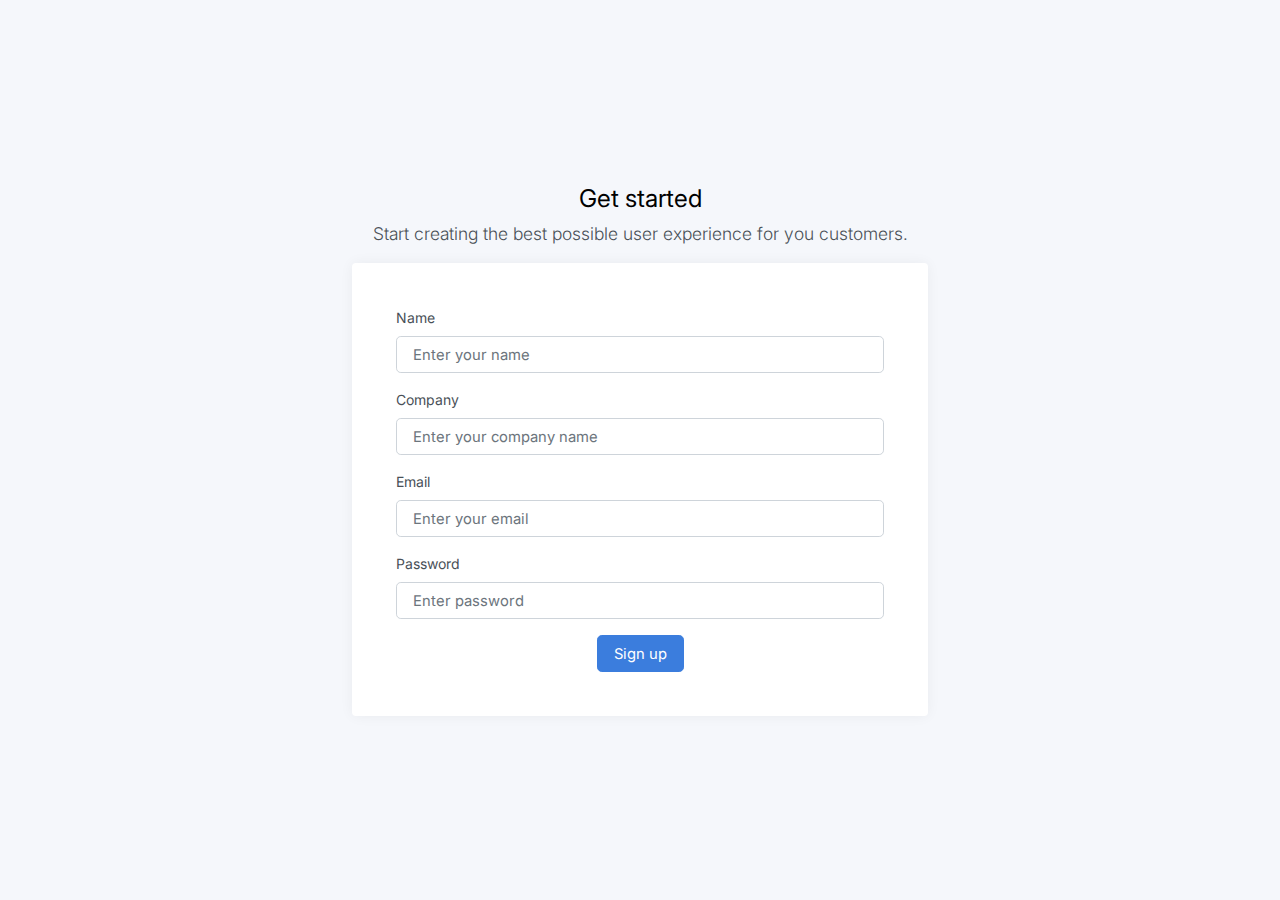
<file: view/page-dashboard/pages-sign-up.html>
<!DOCTYPE html>
<html lang="en">

<head>
	<meta charset="utf-8">
	<meta http-equiv="X-UA-Compatible" content="IE=edge">
	<meta name="viewport" content="width=device-width, initial-scale=1, shrink-to-fit=no">
	<meta name="description" content="Responsive Admin &amp; Dashboard Template based on Bootstrap 5">
	<meta name="author" content="AdminKit">
	<meta name="keywords" content="adminkit, bootstrap, bootstrap 5, admin, dashboard, template, responsive, css, sass, html, theme, front-end, ui kit, web">

	<link rel="preconnect" href="https://fonts.gstatic.com">
	<link rel="shortcut icon" href="img/icons/icon-48x48.png" />

	<link rel="canonical" href="https://demo-basic.adminkit.io/pages-sign-up.html" />

	<title>Sign Up | AdminKit Demo</title>

	<link href="css/app.css" rel="stylesheet">
	<link href="https://fonts.googleapis.com/css2?family=Inter:wght@300;400;600&display=swap" rel="stylesheet">
</head>

<body>
	<main class="d-flex w-100">
		<div class="container d-flex flex-column">
			<div class="row vh-100">
				<div class="col-sm-10 col-md-8 col-lg-6 mx-auto d-table h-100">
					<div class="d-table-cell align-middle">

						<div class="text-center mt-4">
							<h1 class="h2">Get started</h1>
							<p class="lead">
								Start creating the best possible user experience for you customers.
							</p>
						</div>

						<div class="card">
							<div class="card-body">
								<div class="m-sm-4">
									<form>
										<div class="mb-3">
											<label class="form-label">Name</label>
											<input class="form-control form-control-lg" type="text" name="name" placeholder="Enter your name" />
										</div>
										<div class="mb-3">
											<label class="form-label">Company</label>
											<input class="form-control form-control-lg" type="text" name="company" placeholder="Enter your company name" />
										</div>
										<div class="mb-3">
											<label class="form-label">Email</label>
											<input class="form-control form-control-lg" type="email" name="email" placeholder="Enter your email" />
										</div>
										<div class="mb-3">
											<label class="form-label">Password</label>
											<input class="form-control form-control-lg" type="password" name="password" placeholder="Enter password" />
										</div>
										<div class="text-center mt-3">
											<a href="index.html" class="btn btn-lg btn-primary">Sign up</a>
											<!-- <button type="submit" class="btn btn-lg btn-primary">Sign up</button> -->
										</div>
									</form>
								</div>
							</div>
						</div>

					</div>
				</div>
			</div>
		</div>
	</main>

	<script src="js/app.js"></script>

</body>

</html>
</file>
